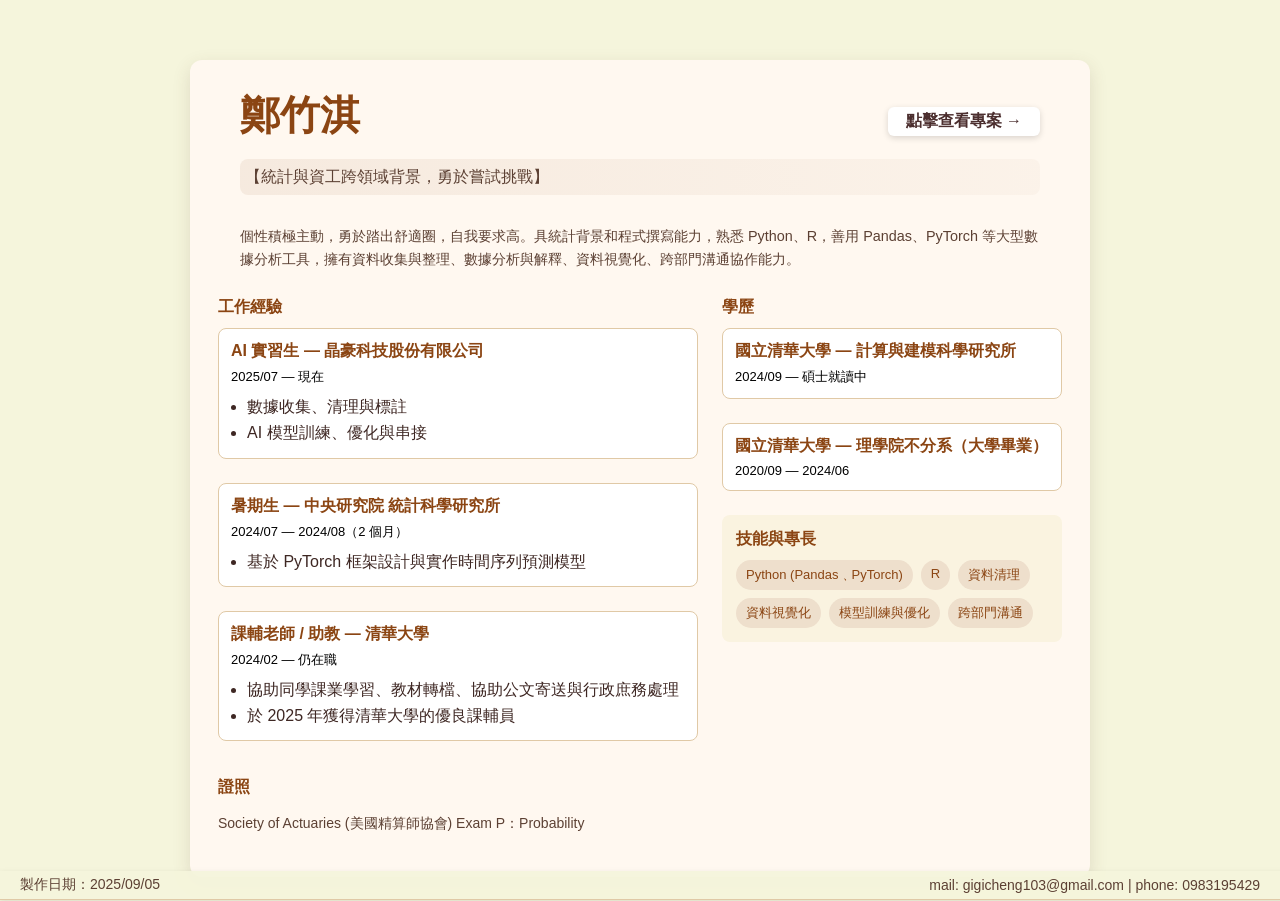
<file: index.html>
<!doctype html>
<html lang="zh-Hant">

<head>
    <meta charset="utf-8">
    <meta name="viewport" content="width=device-width, initial-scale=1">
    <link rel="stylesheet" href="css/style.css">
    <title>鄭竹淇 — 履歷</title>

</head>



<body>

    <div class="container">
        <div class="card">
            <div class="intro">
                <div class="header-row">
                    <h1 class="name">鄭竹淇</h1>
                    <a class="btn-link" href="pages/project.html">點擊查看專案 →</a>
                </div>
                <p class="tagline">【統計與資工跨領域背景，勇於嘗試挑戰】</p>
                <p class="description">
                    個性積極主動，勇於踏出舒適圈，自我要求高。具統計背景和程式撰寫能力，熟悉 Python、R，善用 Pandas、PyTorch 等大型數據分析工具，擁有資料收集與整理、數據分析與解釋、資料視覺化、跨部門溝通協作能力。
                </p>
            </div>

            <div class="two-col">
                <div class="left">

                    <section>
                        <h2>工作經驗</h2>
                        <div class="exp">
                            <div class="item">
                                <div class="title">AI 實習生 — 晶豪科技股份有限公司</div>
                                <div class="detial"> 2025/07 — 現在</div>
                                <ul class="plain" style="margin-top:8px">
                                    <li>數據收集、清理與標註</li>
                                    <li>AI 模型訓練、優化與串接</li>
                                </ul>
                            </div>

                            <div class="item">
                                <div class="title">暑期生 — 中央研究院 統計科學研究所</div>
                                <div class="detial"> 2024/07 — 2024/08（2 個月）</div>
                                <ul class="plain" style="margin-top:8px">
                                    <li>基於 PyTorch 框架設計與實作時間序列預測模型</li>
                                </ul>
                            </div>

                            <div class="item">
                                <div class="title">課輔老師 / 助教 — 清華大學</div>
                                <div class="detial"> 2024/02 — 仍在職</div>
                                <ul class="plain" style="margin-top:8px">
                                    <li>協助同學課業學習、教材轉檔、協助公文寄送與行政庶務處理</li>
                                    <li>於 2025 年獲得清華大學的優良課輔員</li>
                                </ul>
                            </div>

                        </div>
                    </section>

                </div>

                <aside>
                    <section>
                        <h2>學歷</h2>
                        <div class="edu">
                            <div class="item">
                                <div class="title">國立清華大學 — 計算與建模科學研究所 </div>
                                <div class="detial">2024/09 — 碩士就讀中</div>
                            </div>

                            <div class="item">
                                <div class="title">國立清華大學 — 理學院不分系（大學畢業）</div>
                                <div class="detial">2020/09 — 2024/06</div>
                            </div>
                        </div>
                    </section>
                    
                    <section class="overview">
                        <h2>技能與專長</h2>
                        <div class="chips">
                            <div class="chip">Python (Pandas﹑PyTorch)</div>
                            <div class="chip">R</div>
                            <div class="chip">資料清理</div>
                            <div class="chip">資料視覺化</div>
                            <div class="chip">模型訓練與優化</div>
                            <div class="chip">跨部門溝通</div>
                        </div>
                    </section>

                </aside>
            </div>
            <section>
                <h2>證照</h2>
                <p class="meta">Society of Actuaries (美國精算師協會) Exam P：Probability</p>
            </section>
        </div>
    </div>
    <footer class="floating-tail">
        <span class="date">製作日期：2025/09/05</span>
        <span class="contact">mail: gigicheng103@gmail.com | phone: 0983195429</span>
    </footer>
</body>

</html>
</file>
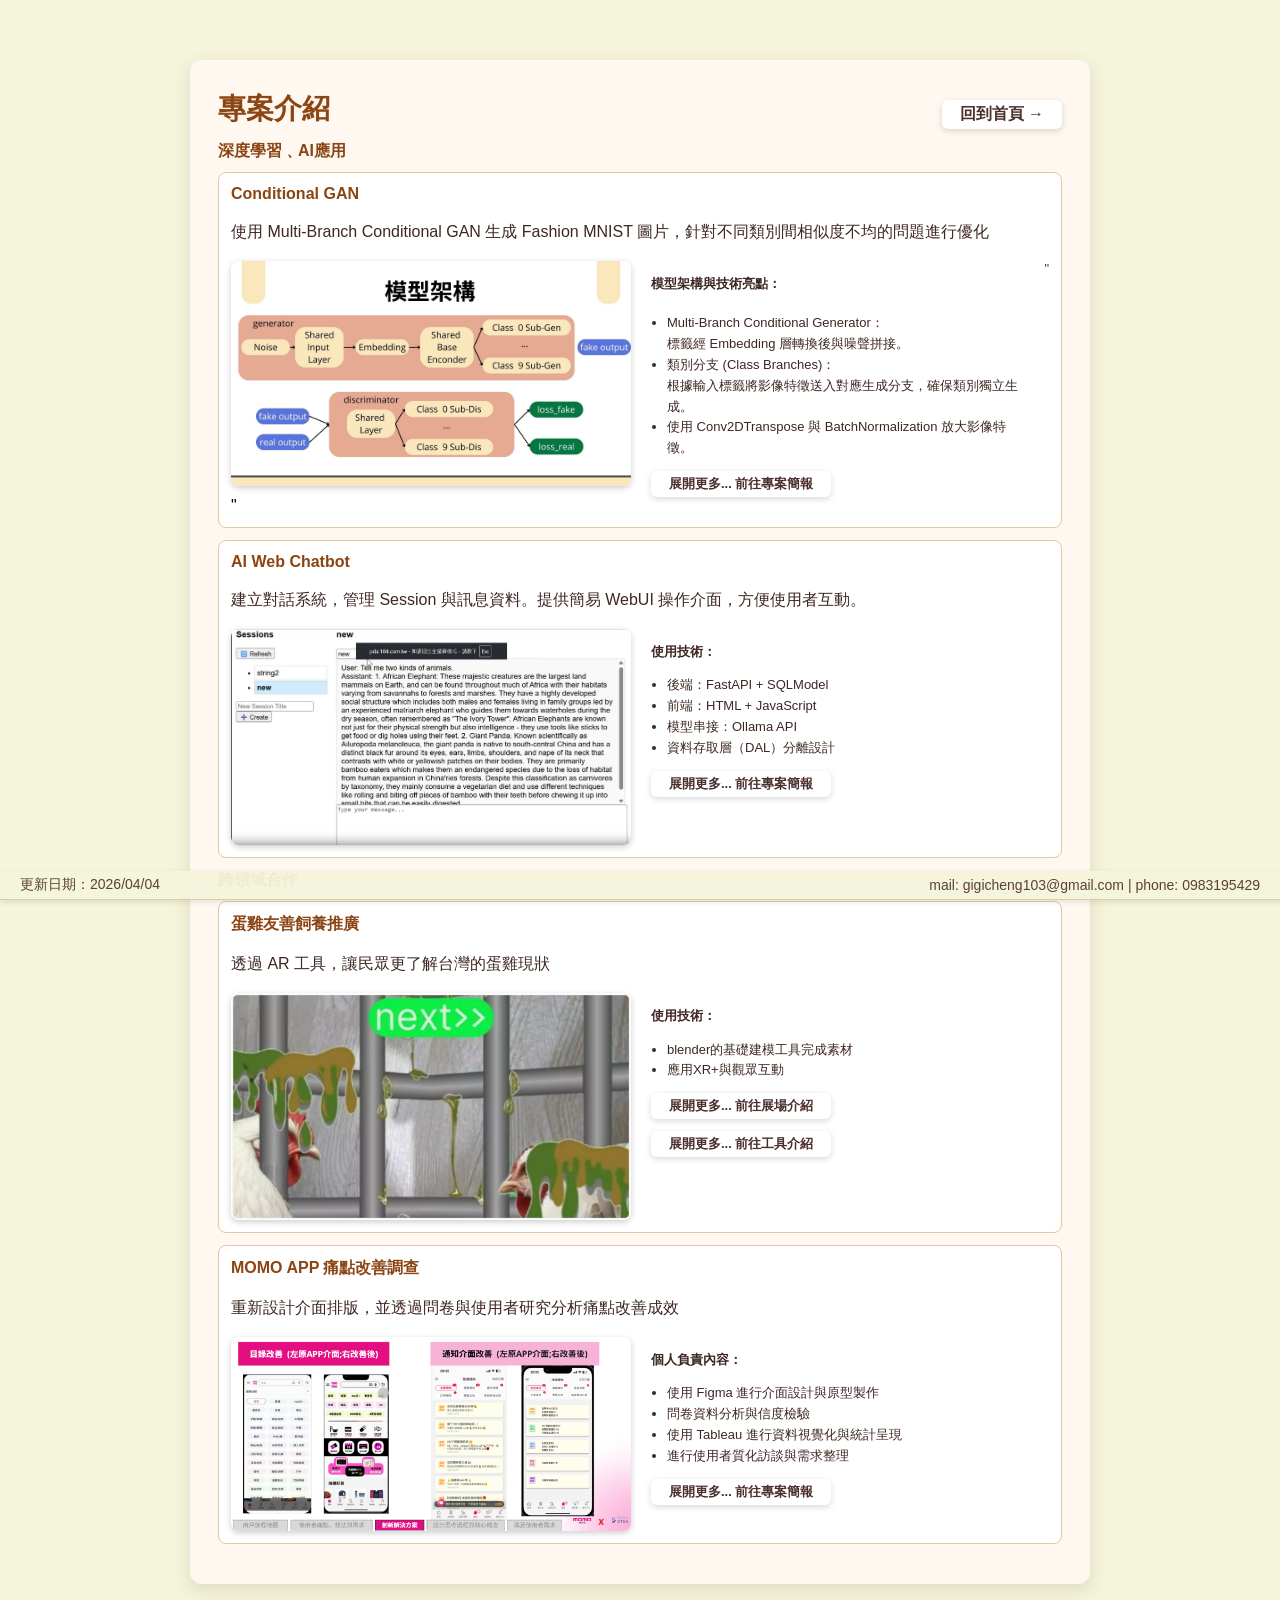
<file: pages/project.html>
<!doctype html>
<html lang="zh-Hant">

<head>
    <meta charset="utf-8">
    <meta name="viewport" content="width=device-width, initial-scale=1">
    <link rel="stylesheet" href="../css/style.css">
    <title>鄭竹淇 — 履歷</title>

</head>


<body>

    <div class="container">
        <div class="card">
            <div class="header-row">
                <h1>專案介紹</h1>
                <a class="btn-link" href="../index.html">回到首頁 →</a>
            </div>
            
            <section>
                <h2>深度學習﹑AI應用</h2>
                
                <div class="item">
                        <div class="title">Conditional GAN</div>
                        <p>使用 Multi-Branch Conditional GAN 生成 Fashion MNIST 圖片，針對不同類別間相似度不均的問題進行優化</p>
                        <div class="project">
                            <img src="../images/project/model_arch.jpg" alt="model_arch">
                            <div class="project-text">
                                <p><strong>模型架構與技術亮點：</strong></p>
                                <ul class="plain" style="margin-top:6px">
                                    <li>Multi-Branch Conditional Generator：<br>標籤經 Embedding 層轉換後與噪聲拼接。</li>
                                    <li>類別分支 (Class Branches)：<br>根據輸入標籤將影像特徵送入對應生成分支，確保類別獨立生成。</li>
                                    <li>使用 Conv2DTranspose 與 BatchNormalization 放大影像特徵。</li>
                                </ul>
                                <a class="btn-link" href="https://canva.link/g1yo4se5h35ykq2"
                                    target="_blank"> 展開更多... 前往專案簡報 </a>
                            </div>"
                        </div>"
                </div>

                <div class="item">
                        <div class="title">AI Web Chatbot</div>
                        <p>建立對話系統，管理 Session 與訊息資料。提供簡易 WebUI 操作介面，方便使用者互動。</p>
                        <div class="project">
                            <img src="../images/project/chatbot.jpg" alt="chatbot">
                            <div class="project-text">
                                <p><strong>使用技術：</strong></p>
                                <ul class="plain">
                                    <li>後端：FastAPI + SQLModel</li>
                                    <li>前端：HTML + JavaScript</li>
                                    <li>模型串接：Ollama API</li>
                                    <li>資料存取層（DAL）分離設計</li>
                                </ul>
                                <a class="btn-link"
                                    href="https://www.canva.com/design/DAGnbDdebWE/iO-QTKmFSX8ioylnf1qOsg/view?utm_content=DAGnbDdebWE&utm_campaign=designshare&utm_medium=link2&utm_source=uniquelinks&utlId=hd5886c1c6f#2"
                                    target="_blank"> 展開更多... 前往專案簡報 </a>
                            </div>

                        </div>
                </div>
            
            </section>

            <section>
                <h2>跨領域合作</h2>
                <div class="item">
                        <div class="title">蛋雞友善飼養推廣</div>
                        <p>透過 AR 工具，讓民眾更了解台灣的蛋雞現狀</p>
                        <div class="project">
                            <img src="../images/project/egg.jpg" alt="egg">
                            <div class="project-text">
                                <p><strong>使用技術：</strong></p>
                                <ul class="plain">
                                    <li>blender的基礎建模工具完成素材</li>
                                    <li>應用XR+與觀眾互動</li>
                                </ul>
                                <a class="btn-link" href="https://canva.link/d4yf2wih1cvjfjx"
                                    target="_blank"> 展開更多... 前往展場介紹 </a>
                                <a class="btn-link" href="https://canva.link/mouabv1bvsr5qa4"
                                    target="_blank"> 展開更多... 前往工具介紹 </a>
                            </div>
                        </div>
                </div>

                <div class="item">
                    <div class="title">MOMO APP 痛點改善調查</div>
                    <p>重新設計介面排版，並透過問卷與使用者研究分析痛點改善成效</p>

                    <div class="project">
                        <img src="../images/project/Momo.png" alt="Momo">
                        <div class="project-text">
                            <p><strong>個人負責內容：</strong></p>
                            <ul class="plain">
                                <li>使用 Figma 進行介面設計與原型製作</li>
                                <li>問卷資料分析與信度檢驗</li>
                                <li>使用 Tableau 進行資料視覺化與統計呈現</li>
                                <li>進行使用者質化訪談與需求整理</li>
                            </ul>
                            <a class="btn-link" href="https://canva.link/p7559ij7l6gttyq"
                                target="_blank">展開更多... 前往專案簡報</a>
                        </div>
                    </div>
                </div>
                
            </section>

        </div>
    </div>
    <footer class="floating-tail">
        <span class="date">更新日期：2026/04/04</span>
        <span class="contact">mail: gigicheng103@gmail.com | phone: 0983195429</span>
    </footer>
</body>

</html>
</file>
<file: css/style.css>
@import url("base.css");
@import url("layout.css");
@import url("components.css");
@import url("typography.css");
@import url("project.css");
@import url("index.css");
@import url("responsive.css");
</file>
